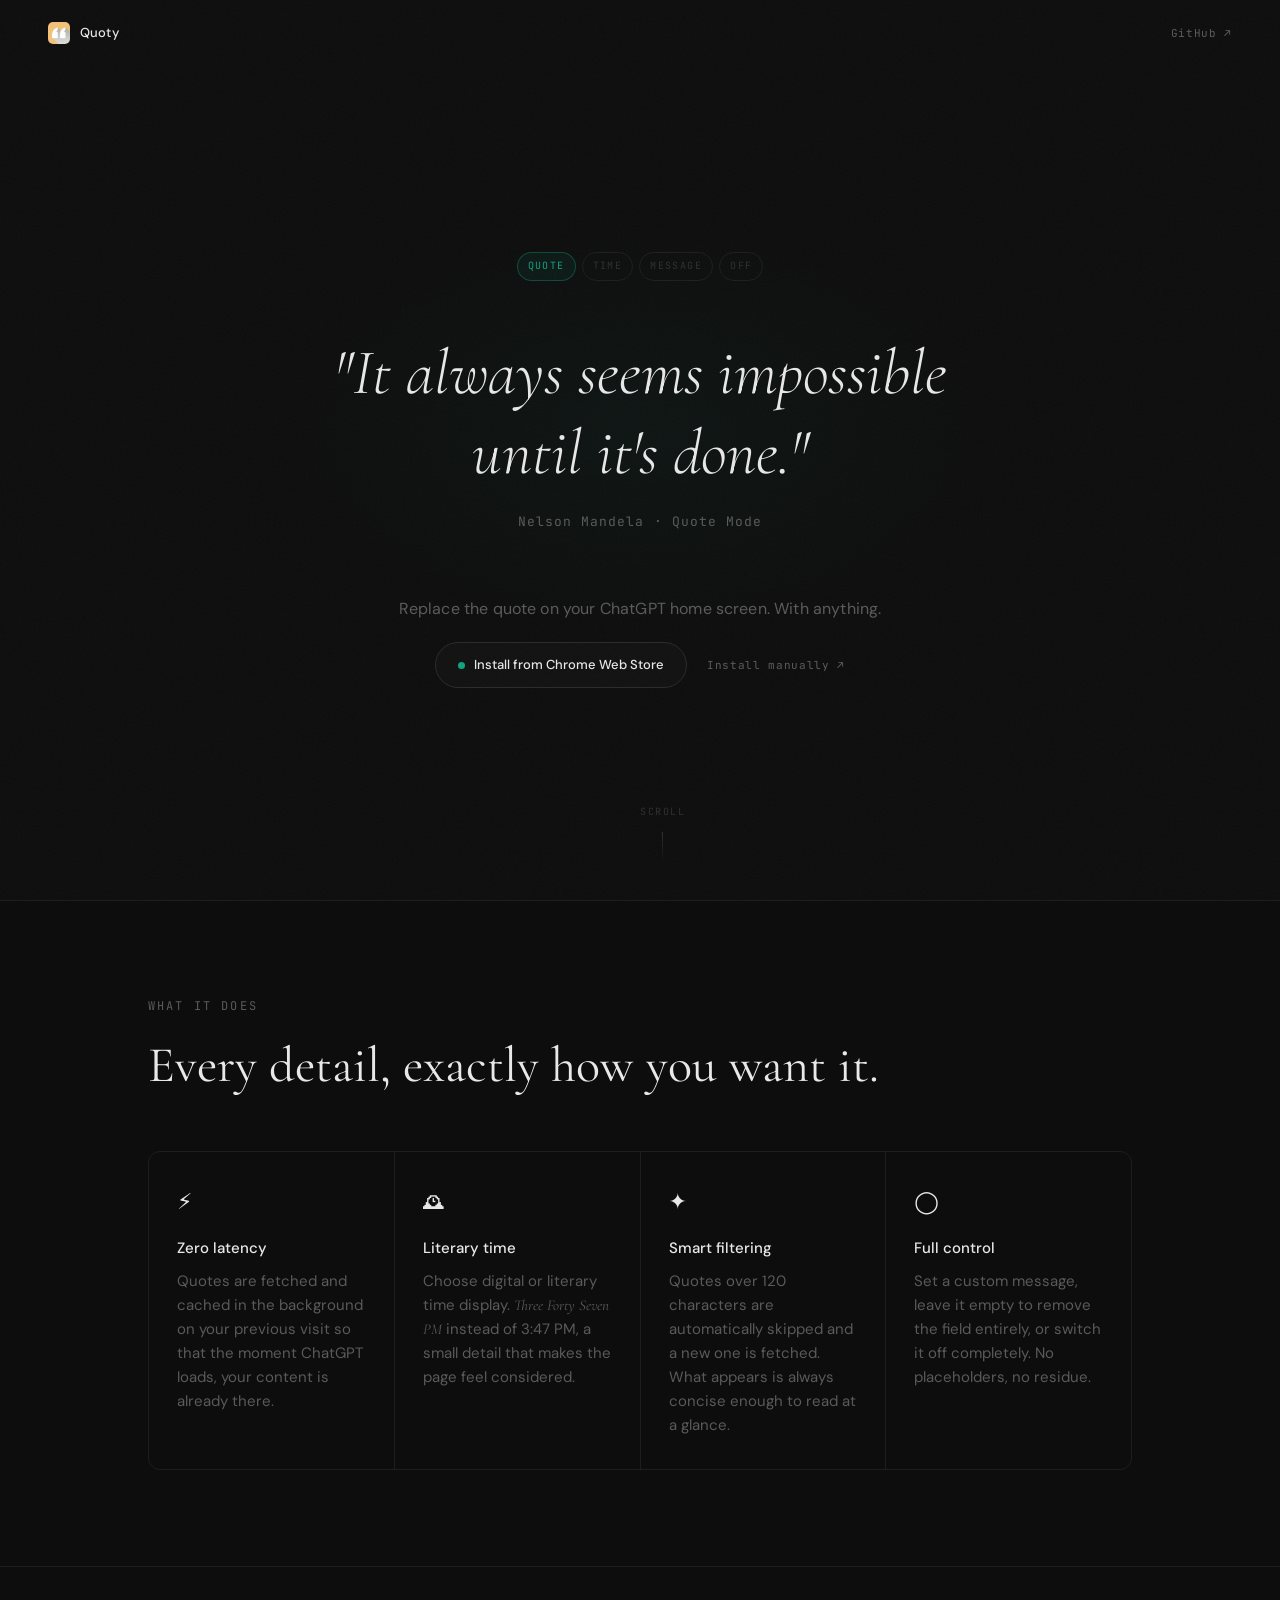
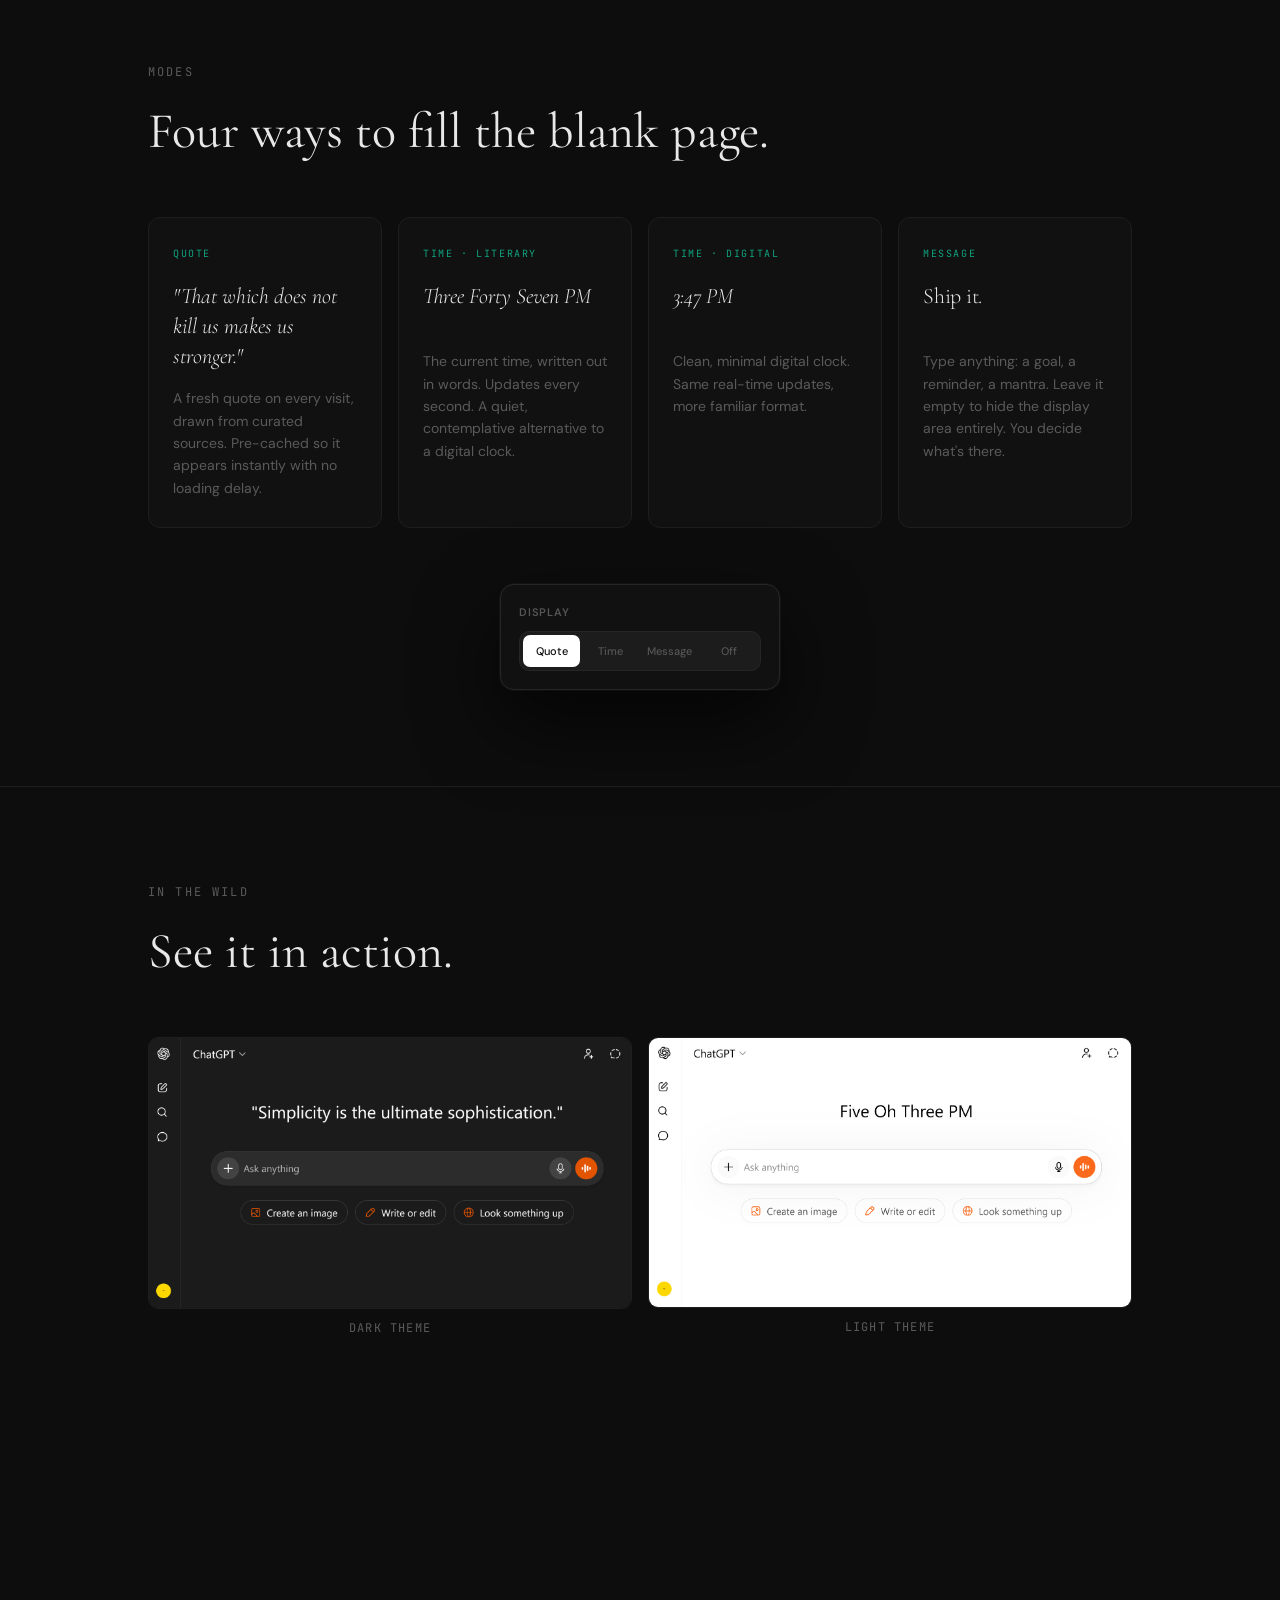
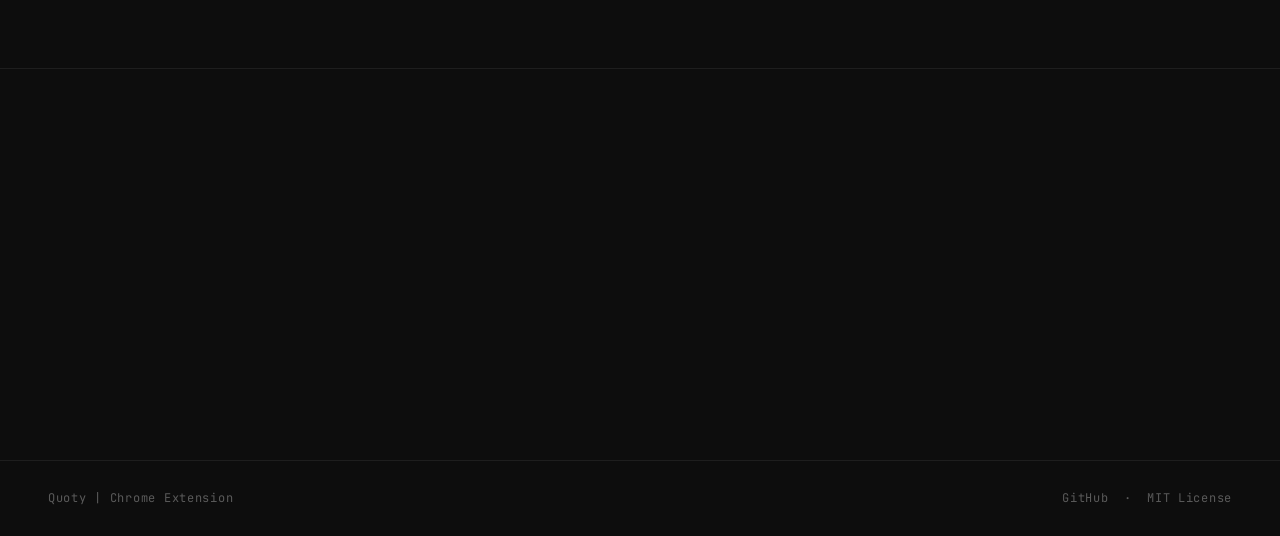
<file: index.html>
<!DOCTYPE html>
<html lang="en">
<head>
  <meta charset="UTF-8" />
  <meta name="viewport" content="width=device-width, initial-scale=1.0" />
  <meta name="description" content="Replace the quote on your ChatGPT home screen with a fresh quote, the current time, or your own message." />
  <title>Quoty | Chrome Extension</title>
  <link rel="icon" href="images/128.png" />
  <link rel="preconnect" href="https://fonts.googleapis.com" />
  <link rel="preconnect" href="https://fonts.gstatic.com" crossorigin />
  <link href="https://fonts.googleapis.com/css2?family=Cormorant+Garamond:ital,wght@0,300;0,400;1,300;1,400&family=DM+Sans:opsz,wght@9..40,400;9..40,500&family=JetBrains+Mono:wght@400&display=swap" rel="stylesheet" />
  <style>
    :root {
      --bg:        #0d0d0d;
      --surface:   #111111;
      --raised:    #171717;
      --border:    #1e1e1e;
      --border-2:  #2a2a2a;
      --text:      #e8e8e8;
      --text-2:    #5a5a5a;
      --text-3:    #2e2e2e;
      --accent:    #10a37f;
      --accent-bg: rgba(16, 163, 127, 0.08);
      --serif:     'Cormorant Garamond', Georgia, serif;
      --sans:      'DM Sans', system-ui, sans-serif;
      --mono:      'JetBrains Mono', monospace;
    }

    *, *::before, *::after { box-sizing: border-box; margin: 0; padding: 0; }
    html { scroll-behavior: smooth; }

    body {
      background: var(--bg);
      color: var(--text);
      font-family: var(--sans);
      font-size: 17px;
      line-height: 1.65;
      -webkit-font-smoothing: antialiased;
      overflow-x: hidden;
    }

    /* Grain */
    body::after {
      content: '';
      position: fixed;
      inset: 0;
      pointer-events: none;
      z-index: 9999;
      opacity: 0.04;
      background-image: url("data:image/svg+xml,%3Csvg xmlns='http://www.w3.org/2000/svg' width='300' height='300'%3E%3Cfilter id='n'%3E%3CfeTurbulence type='fractalNoise' baseFrequency='0.75' numOctaves='4' stitchTiles='stitch'/%3E%3C/filter%3E%3Crect width='300' height='300' filter='url(%23n)'/%3E%3C/svg%3E");
      background-size: 300px 300px;
    }

    /* ── Nav ─────────────────────────────────────────────────────────────── */
    nav {
      position: fixed;
      top: 0; left: 0; right: 0;
      z-index: 100;
      display: flex;
      align-items: center;
      justify-content: space-between;
      padding: 22px 48px;
    }

    .nav-logo {
      display: flex;
      align-items: center;
      gap: 10px;
      text-decoration: none;
      color: var(--text);
    }

    .nav-logo img {
      width: 22px;
      height: 22px;
      border-radius: 5px;
    }

    .nav-logo-name {
      font-family: var(--sans);
      font-size: 13px;
      font-weight: 500;
      letter-spacing: 0.01em;
    }

    .nav-gh {
      font-family: var(--mono);
      font-size: 11px;
      color: var(--text-2);
      text-decoration: none;
      letter-spacing: 0.06em;
      transition: color 0.2s;
    }
    .nav-gh:hover { color: var(--text); }

    /* ── Hero ────────────────────────────────────────────────────────────── */
    .hero {
      min-height: 100vh;
      display: flex;
      flex-direction: column;
      align-items: center;
      justify-content: center;
      padding: 120px 24px 80px;
      position: relative;
    }

    /* Subtle radial glow behind text */
    .hero::before {
      content: '';
      position: absolute;
      top: 50%; left: 50%;
      transform: translate(-50%, -55%);
      width: 700px;
      height: 400px;
      background: radial-gradient(ellipse at center, rgba(16,163,127,0.05) 0%, transparent 70%);
      pointer-events: none;
    }

    /* Mode pill row */
    .mode-pills {
      display: flex;
      gap: 6px;
      margin-bottom: 52px;
      opacity: 0;
      animation: fadeUp 0.6s 0.1s ease forwards;
    }

    .mode-pill {
      font-family: var(--mono);
      font-size: 10px;
      letter-spacing: 0.14em;
      text-transform: uppercase;
      color: var(--text-3);
      padding: 5px 10px;
      border: 1px solid var(--border);
      border-radius: 100px;
      transition: color 0.4s, border-color 0.4s, background 0.4s;
    }

    .mode-pill.active {
      color: var(--accent);
      border-color: rgba(16, 163, 127, 0.35);
      background: var(--accent-bg);
    }

    /* Main display */
    .hero-display {
      text-align: center;
      max-width: 720px;
      width: 100%;
      min-height: 120px;
      display: flex;
      flex-direction: column;
      align-items: center;
      justify-content: center;
      opacity: 0;
      animation: fadeUp 0.7s 0.25s ease forwards;
    }

    .hero-text {
      font-family: var(--serif);
      font-style: italic;
      font-weight: 300;
      font-size: clamp(36px, 5.5vw, 64px);
      line-height: 1.25;
      color: var(--text);
      transition: opacity 0.45s ease;
    }

    .hero-sub {
      font-family: var(--mono);
      font-size: 13px;
      letter-spacing: 0.08em;
      color: var(--text-2);
      margin-top: 18px;
      transition: opacity 0.45s ease;
    }

    /* Tagline + CTA */
    .hero-footer {
      margin-top: 64px;
      display: flex;
      flex-direction: column;
      align-items: center;
      gap: 20px;
      opacity: 0;
      animation: fadeUp 0.7s 0.45s ease forwards;
    }

    .hero-tagline {
      font-size: 16px;
      color: var(--text-2);
      letter-spacing: 0.01em;
    }

    .cta-btn {
      display: inline-flex;
      align-items: center;
      gap: 9px;
      background: var(--surface);
      border: 1px solid var(--border-2);
      color: var(--text);
      font-family: var(--sans);
      font-size: 13px;
      font-weight: 500;
      padding: 11px 22px;
      border-radius: 100px;
      cursor: default;
      transition: border-color 0.2s, background 0.2s;
      text-decoration: none;
    }

    .cta-btn:hover {
      border-color: #3a3a3a;
      background: var(--raised);
    }

    .cta-dot {
      width: 7px;
      height: 7px;
      border-radius: 50%;
      background: var(--accent);
      animation: pulse 2.4s ease-in-out infinite;
    }

    .cta-gh {
      font-family: var(--mono);
      font-size: 11px;
      color: var(--text-2);
      text-decoration: none;
      letter-spacing: 0.06em;
      transition: color 0.2s;
    }
    .cta-gh:hover { color: var(--text); }

    /* Scroll hint */
    .hero-cta-row {
      display: flex;
      align-items: center;
      gap: 20px;
      flex-wrap: wrap;
      justify-content: center;
    }

    .scroll-hint {
      position: absolute;
      bottom: 36px;
      left: 50%;
      transform: translateX(-50%);
      font-family: var(--mono);
      font-size: 10px;
      letter-spacing: 0.16em;
      color: var(--text-3);
      text-transform: uppercase;
      display: flex;
      flex-direction: column;
      align-items: center;
      text-align: center;
      gap: 12px;
      white-space: nowrap;
      opacity: 0;
      animation: fadeUp 0.6s 0.9s ease forwards;
    }

    .scroll-line {
      width: 1px;
      height: 32px;
      background: linear-gradient(to bottom, var(--text-3), transparent);
      animation: scrollPulse 2s ease-in-out infinite;
    }

    /* ── Divider ─────────────────────────────────────────────────────────── */
    .divider {
      width: 100%;
      height: 1px;
      background: var(--border);
    }

    /* ── Section base ────────────────────────────────────────────────────── */
    section {
      max-width: 1080px;
      margin: 0 auto;
      padding: 96px 48px;
    }

    .section-label {
      font-family: var(--mono);
      font-size: 12px;
      letter-spacing: 0.18em;
      text-transform: uppercase;
      color: var(--text-2);
      margin-bottom: 18px;
    }

    .section-title {
      font-family: var(--serif);
      font-size: clamp(32px, 4vw, 50px);
      font-weight: 400;
      line-height: 1.2;
      color: var(--text);
      margin-bottom: 56px;
    }

    /* ── Features ────────────────────────────────────────────────────────── */
    .features-grid {
      display: grid;
      grid-template-columns: repeat(auto-fit, minmax(220px, 1fr));
      gap: 1px;
      background: var(--border);
      border: 1px solid var(--border);
      border-radius: 12px;
      overflow: hidden;
    }

    .feature {
      background: var(--bg);
      padding: 32px 28px;
      transition: background 0.2s;
    }

    .feature:hover { background: var(--surface); }

    .feature-icon {
      font-size: 22px;
      margin-bottom: 16px;
      display: block;
      filter: grayscale(0.3);
    }

    .feature-title {
      font-family: var(--sans);
      font-size: 15px;
      font-weight: 500;
      color: var(--text);
      margin-bottom: 8px;
    }

    .feature-desc {
      font-size: 15px;
      color: var(--text-2);
      line-height: 1.6;
    }

    /* ── Modes showcase ──────────────────────────────────────────────────── */
    .modes-grid {
      display: grid;
      grid-template-columns: repeat(auto-fit, minmax(200px, 1fr));
      gap: 16px;
    }

    .mode-card {
      background: var(--surface);
      border: 1px solid var(--border);
      border-radius: 12px;
      padding: 28px 24px;
      transition: border-color 0.2s;
    }

    .mode-card:hover { border-color: var(--border-2); }

    .mode-card-tag {
      font-family: var(--mono);
      font-size: 10px;
      letter-spacing: 0.16em;
      text-transform: uppercase;
      color: var(--accent);
      margin-bottom: 20px;
    }

    .mode-card-preview {
      font-family: var(--serif);
      font-style: italic;
      font-size: 22px;
      font-weight: 300;
      line-height: 1.35;
      color: var(--text);
      margin-bottom: 16px;
      min-height: 52px;
    }

    .mode-card-desc {
      font-size: 14px;
      color: var(--text-2);
      line-height: 1.6;
    }

    /* ── Popup preview ───────────────────────────────────────────────────── */
    .popup-preview-wrap {
      display: flex;
      justify-content: center;
      margin-top: 56px;
    }

    .popup-mock {
      background: #111;
      border: 1px solid #262626;
      border-radius: 14px;
      padding: 18px;
      width: 280px;
      box-shadow: 0 0 0 1px rgba(255,255,255,0.03), 0 32px 80px rgba(0,0,0,0.7);
    }

    .popup-mock-label {
      font-family: var(--sans);
      font-size: 11px;
      font-weight: 600;
      color: #555;
      text-transform: uppercase;
      letter-spacing: 0.07em;
      margin-bottom: 10px;
    }

    .popup-mock-tabs {
      display: flex;
      background: #1c1c1c;
      border: 1px solid #262626;
      border-radius: 10px;
      padding: 3px;
      gap: 2px;
    }

    .popup-mock-tab {
      flex: 1;
      text-align: center;
      padding: 7px 4px;
      font-size: 11px;
      font-weight: 500;
      color: #555;
      border-radius: 7px;
    }

    .popup-mock-tab.active {
      background: #fff;
      color: #111;
    }

    /* ── CTA section ─────────────────────────────────────────────────────── */
    .cta-section {
      text-align: center;
    }

    .cta-section .section-title {
      margin-bottom: 28px;
    }

    .cta-group {
      display: flex;
      gap: 12px;
      justify-content: center;
      flex-wrap: wrap;
    }

    .cta-primary {
      display: inline-flex;
      align-items: center;
      gap: 10px;
      background: var(--surface);
      border: 1px solid var(--border-2);
      color: var(--text);
      font-family: var(--sans);
      font-size: 15px;
      font-weight: 500;
      padding: 12px 24px;
      border-radius: 100px;
      text-decoration: none;
      transition: border-color 0.2s, background 0.2s;
    }

    .cta-primary:hover {
      background: var(--raised);
      border-color: #3a3a3a;
    }

    .cta-secondary {
      display: inline-flex;
      align-items: center;
      gap: 8px;
      background: transparent;
      border: 1px solid var(--border);
      color: var(--text-2);
      font-family: var(--mono);
      font-size: 11px;
      letter-spacing: 0.06em;
      padding: 12px 22px;
      border-radius: 100px;
      text-decoration: none;
      transition: color 0.2s, border-color 0.2s;
    }

    .cta-secondary:hover {
      color: var(--text);
      border-color: var(--border-2);
    }

    .soon-badge {
      display: inline-flex;
      align-items: center;
      gap: 8px;
      font-family: var(--mono);
      font-size: 12px;
      letter-spacing: 0.12em;
      text-transform: uppercase;
      color: var(--accent);
      background: var(--accent-bg);
      border: 1px solid rgba(16,163,127,0.2);
      border-radius: 100px;
      padding: 6px 14px;
      margin-bottom: 32px;
    }

    /* ── Footer ──────────────────────────────────────────────────────────── */
    footer {
      border-top: 1px solid var(--border);
      padding: 28px 48px;
      display: flex;
      align-items: center;
      justify-content: space-between;
      font-family: var(--mono);
      font-size: 12px;
      letter-spacing: 0.06em;
      color: var(--text-2);
    }

    footer a {
      color: var(--text-2);
      text-decoration: none;
      transition: color 0.2s;
    }

    footer a:hover { color: var(--text); }

    /* ── Screenshots ─────────────────────────────────────────────────────── */
    .screenshots {
      display: grid;
      grid-template-columns: 1fr 1fr;
      gap: 16px;
      margin-bottom: 16px;
    }

    .screenshot-figure {
      display: flex;
      flex-direction: column;
      gap: 10px;
    }

    .screenshot {
      width: 100%;
      border-radius: 10px;
      border: 1px solid var(--border);
      display: block;
    }

    .screenshot-figure figcaption {
      font-family: var(--mono);
      font-size: 12px;
      letter-spacing: 0.1em;
      color: var(--text-2);
      text-align: center;
      text-transform: uppercase;
    }

    .plugin-preview {
      display: flex;
      justify-content: center;
      margin-top: 32px;
    }

    .plugin-img {
      max-width: 320px;
      width: 100%;
      border-radius: 14px;
      border: 1px solid var(--border);
      box-shadow: 0 24px 64px rgba(0,0,0,0.6);
    }

    @media (max-width: 560px) {
      .screenshots { grid-template-columns: 1fr; }
    }

    /* ── Animations ──────────────────────────────────────────────────────── */
    @keyframes fadeUp {
      from { opacity: 0; transform: translateY(14px); }
      to   { opacity: 1; transform: translateY(0); }
    }

    @keyframes pulse {
      0%, 100% { opacity: 1; transform: scale(1); }
      50%       { opacity: 0.5; transform: scale(0.75); }
    }

    @keyframes scrollPulse {
      0%, 100% { opacity: 0.3; transform: scaleY(1); }
      50%       { opacity: 0.7; transform: scaleY(1.1); }
    }

    .reveal {
      opacity: 0;
      transform: translateY(20px);
      transition: opacity 0.6s ease, transform 0.6s ease;
    }
    .reveal.visible {
      opacity: 1;
      transform: none;
    }

    /* ── Responsive ──────────────────────────────────────────────────────── */
    @media (max-width: 640px) {
      nav { padding: 18px 24px; }
      section { padding: 72px 24px; }
      footer { flex-direction: column; gap: 12px; text-align: center; padding: 24px; }
      .hero { padding: 100px 24px 72px; }
    }
  </style>
</head>
<body>

  <!-- Nav -->
  <nav>
    <a class="nav-logo" href="#">
      <img src="images/128.png" alt="icon" />
      <span class="nav-logo-name">Quoty</span>
    </a>
    <a class="nav-gh" href="https://github.com/Arihant25/quoty" target="_blank" rel="noopener">GitHub ↗</a>
  </nav>

  <!-- Hero -->
  <div class="hero">
    <div class="hero::before"></div>

    <div class="mode-pills">
      <div class="mode-pill active" data-mode="quote">Quote</div>
      <div class="mode-pill" data-mode="time">Time</div>
      <div class="mode-pill" data-mode="message">Message</div>
      <div class="mode-pill" data-mode="off">Off</div>
    </div>

    <div class="hero-display">
      <p class="hero-text" id="heroText">"It always seems impossible until it's done."</p>
      <p class="hero-sub" id="heroSub">Nelson Mandela · Quote Mode</p>
    </div>

    <div class="hero-footer">
      <p class="hero-tagline">Replace the quote on your ChatGPT home screen. With anything.</p>
      <div class="hero-cta-row">
        <a class="cta-btn" href="https://chromewebstore.google.com/detail/quoty/napjbhgffnpcdaebebhnoiffjgeegbed" target="_blank" rel="noopener">
          <span class="cta-dot"></span>
          Install from Chrome Web Store
        </a>
        <a class="cta-gh" href="https://github.com/Arihant25/quoty#installation" target="_blank" rel="noopener">Install manually ↗</a>
      </div>
    </div>

    <div class="scroll-hint">
      <span>Scroll</span>
      <div class="scroll-line"></div>
    </div>
  </div>

  <div class="divider"></div>

  <!-- Features -->
  <section>
    <div class="section-label reveal">What it does</div>
    <h2 class="section-title reveal">Every detail, exactly how you want it.</h2>

    <div class="features-grid reveal">
      <div class="feature">
        <span class="feature-icon">⚡</span>
        <div class="feature-title">Zero latency</div>
        <div class="feature-desc">Quotes are fetched and cached in the background on your previous visit so that the moment ChatGPT loads, your content is already there.</div>
      </div>
      <div class="feature">
        <span class="feature-icon">🕰</span>
        <div class="feature-title">Literary time</div>
        <div class="feature-desc">Choose digital or literary time display. <em style="font-family:var(--serif);font-style:italic">Three Forty Seven PM</em> instead of 3:47 PM, a small detail that makes the page feel considered.</div>
      </div>
      <div class="feature">
        <span class="feature-icon">✦</span>
        <div class="feature-title">Smart filtering</div>
        <div class="feature-desc">Quotes over 120 characters are automatically skipped and a new one is fetched. What appears is always concise enough to read at a glance.</div>
      </div>
      <div class="feature">
        <span class="feature-icon">◯</span>
        <div class="feature-title">Full control</div>
        <div class="feature-desc">Set a custom message, leave it empty to remove the field entirely, or switch it off completely. No placeholders, no residue.</div>
      </div>
    </div>
  </section>

  <div class="divider"></div>

  <!-- Modes -->
  <section>
    <div class="section-label reveal">Modes</div>
    <h2 class="section-title reveal">Four ways to fill the blank page.</h2>

    <div class="modes-grid">
      <div class="mode-card reveal">
        <div class="mode-card-tag">Quote</div>
        <div class="mode-card-preview">"That which does not kill us makes us stronger."</div>
        <div class="mode-card-desc">A fresh quote on every visit, drawn from curated sources. Pre-cached so it appears instantly with no loading delay.</div>
      </div>
      <div class="mode-card reveal" style="transition-delay:0.08s">
        <div class="mode-card-tag">Time · Literary</div>
        <div class="mode-card-preview" style="font-family:var(--serif);font-style:italic">Three Forty Seven PM</div>
        <div class="mode-card-desc">The current time, written out in words. Updates every second. A quiet, contemplative alternative to a digital clock.</div>
      </div>
      <div class="mode-card reveal" style="transition-delay:0.14s">
        <div class="mode-card-tag">Time · Digital</div>
        <div class="mode-card-preview">3:47 PM</div>
        <div class="mode-card-desc">Clean, minimal digital clock. Same real-time updates, more familiar format.</div>
      </div>
      <div class="mode-card reveal" style="transition-delay:0.2s">
        <div class="mode-card-tag">Message</div>
        <div class="mode-card-preview" style="font-style:normal;letter-spacing:-0.01em">Ship it.</div>
        <div class="mode-card-desc">Type anything: a goal, a reminder, a mantra. Leave it empty to hide the display area entirely. You decide what's there.</div>
      </div>
    </div>

    <!-- Popup mockup -->
    <div class="popup-preview-wrap reveal">
      <div class="popup-mock">
        <div class="popup-mock-label">Display</div>
        <div class="popup-mock-tabs">
          <div class="popup-mock-tab active">Quote</div>
          <div class="popup-mock-tab">Time</div>
          <div class="popup-mock-tab">Message</div>
          <div class="popup-mock-tab">Off</div>
        </div>
      </div>
    </div>
  </section>

  <div class="divider"></div>

  <!-- Screenshots -->
  <section>
    <div class="section-label reveal">In the wild</div>
    <h2 class="section-title reveal">See it in action.</h2>
    <div class="screenshots reveal">
      <figure class="screenshot-figure">
        <img src="images/darkdemo.png" alt="Dark mode demo" class="screenshot" />
        <figcaption>Dark theme</figcaption>
      </figure>
      <figure class="screenshot-figure">
        <img src="images/lightdemo.png" alt="Light mode demo" class="screenshot" />
        <figcaption>Light theme</figcaption>
      </figure>
    </div>
    <div class="plugin-preview reveal">
      <img src="images/plugin.png" alt="Extension popup" class="plugin-img" />
    </div>
  </section>

  <div class="divider"></div>

  <!-- CTA -->
  <section class="cta-section">
    <h2 class="section-title reveal">Open ChatGPT.<br>See something worth reading.</h2>
    <div class="cta-group reveal">
      <a class="cta-primary" href="https://chromewebstore.google.com/detail/quoty/napjbhgffnpcdaebebhnoiffjgeegbed" target="_blank" rel="noopener">
        Install from Chrome Web Store
      </a>
      <a class="cta-secondary" href="https://github.com/Arihant25/quoty" target="_blank" rel="noopener">
        View on GitHub ↗
      </a>
    </div>
  </section>

  <!-- Footer -->
  <footer>
    <span>Quoty | Chrome Extension</span>
    <span>
      <a href="https://github.com/Arihant25/quoty" target="_blank" rel="noopener">GitHub</a>
      &nbsp;·&nbsp;
      MIT License
    </span>
  </footer>

  <script>
    // ── Cycling hero demo ───────────────────────────────────────────────────
    const STATES = [
      { mode: 'quote',   text: '"It always seems impossible until it\'s done."',  sub: 'Nelson Mandela · Quote Mode' },
      { mode: 'time',    text: 'Three Forty Seven PM',                            sub: 'Literary Time Mode' },
      { mode: 'message', text: 'Ship it.',                                        sub: 'Custom Message Mode' },
      { mode: 'time',    text: '3:47 PM',                                         sub: 'Digital Time Mode' },
    ];

    const textEl  = document.getElementById('heroText');
    const subEl   = document.getElementById('heroSub');
    const pills   = document.querySelectorAll('.mode-pill');

    let idx = 0;

    function activatePill(mode) {
      pills.forEach(p => p.classList.toggle('active', p.dataset.mode === mode));
    }

    function transition(to) {
      textEl.style.opacity = '0';
      subEl.style.opacity  = '0';

      setTimeout(() => {
        textEl.textContent = to.text;
        subEl.textContent  = to.sub;
        activatePill(to.mode);
        textEl.style.opacity = '1';
        subEl.style.opacity  = '1';
      }, 480);
    }

    // Start cycle after initial display
    setTimeout(() => {
      setInterval(() => {
        idx = (idx + 1) % STATES.length;
        transition(STATES[idx]);
      }, 3800);
    }, 2600);

    // ── Scroll reveal ───────────────────────────────────────────────────────
    const observer = new IntersectionObserver(entries => {
      entries.forEach(e => {
        if (e.isIntersecting) {
          e.target.classList.add('visible');
          observer.unobserve(e.target);
        }
      });
    }, { threshold: 0.12 });

    document.querySelectorAll('.reveal').forEach(el => observer.observe(el));
  </script>
</body>
</html>
</file>
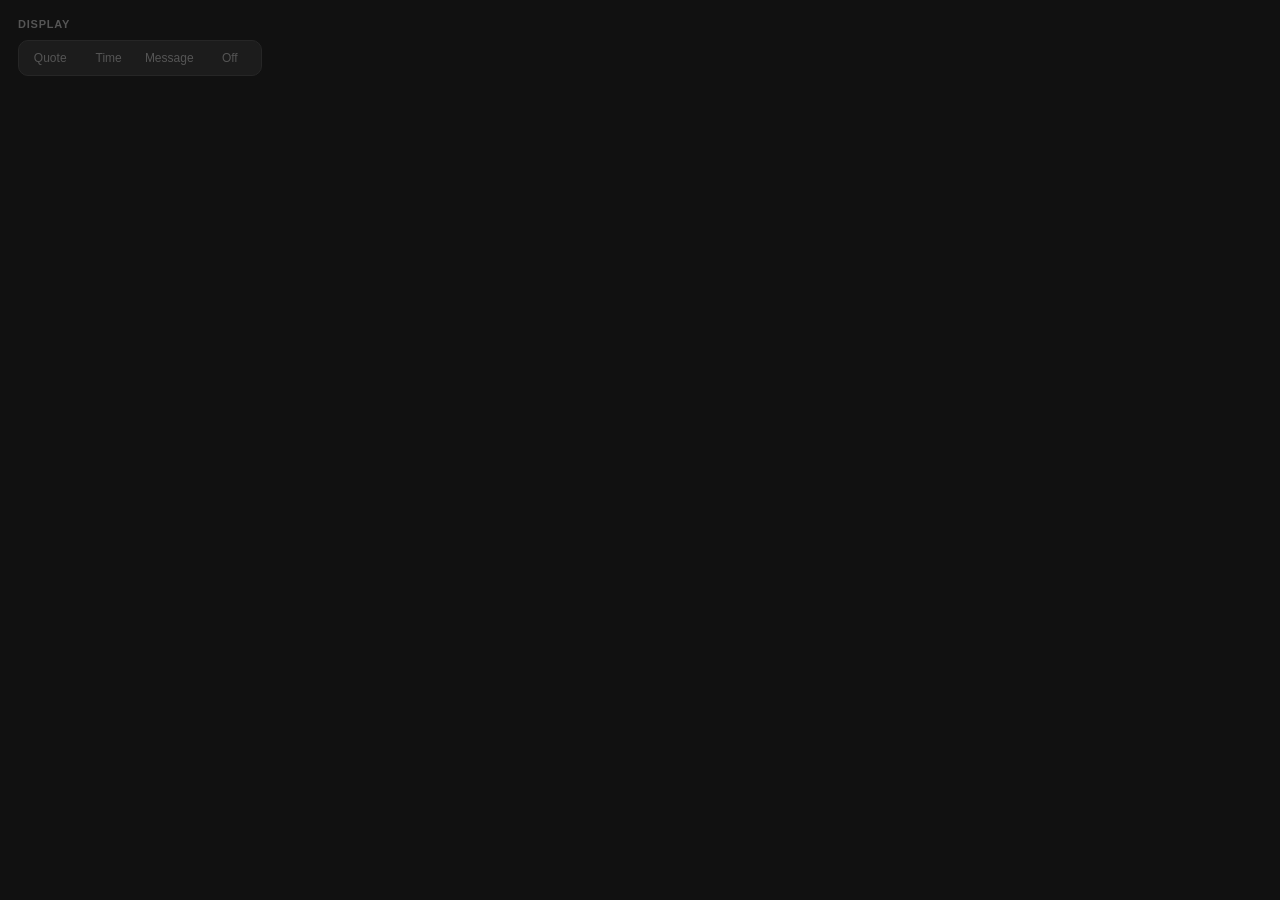
<file: popup.html>
<!DOCTYPE html>
<html lang="en">
<head>
  <meta charset="UTF-8" />
  <meta name="viewport" content="width=device-width, initial-scale=1.0" />
  <title>Display</title>
  <style>
    * { box-sizing: border-box; margin: 0; padding: 0; }

    body {
      font-family: -apple-system, BlinkMacSystemFont, "Segoe UI", sans-serif;
      background: #111;
      color: #e0e0e0;
      width: 280px;
      padding: 18px;
    }

    .label {
      font-size: 11px;
      font-weight: 600;
      color: #555;
      text-transform: uppercase;
      letter-spacing: 0.07em;
      margin-bottom: 10px;
    }

    .tabs {
      display: flex;
      background: #1c1c1c;
      border: 1px solid #262626;
      border-radius: 10px;
      padding: 3px;
      gap: 2px;
    }

    .tab {
      flex: 1;
      text-align: center;
      padding: 7px 6px;
      font-size: 12px;
      font-weight: 500;
      color: #555;
      border-radius: 7px;
      cursor: pointer;
      transition: background 0.12s, color 0.12s;
      user-select: none;
    }

    .tab:hover:not(.active) { color: #999; }

    .tab.active {
      background: #fff;
      color: #111;
    }

    /* Time style sub-option */
    #time-options {
      margin-top: 12px;
    }

    .sub-tabs {
      display: flex;
      background: #161616;
      border: 1px solid #1e1e1e;
      border-radius: 8px;
      padding: 3px;
      gap: 2px;
    }

    .sub-tab {
      flex: 1;
      text-align: center;
      padding: 6px;
      font-size: 11px;
      font-weight: 500;
      color: #555;
      border-radius: 5px;
      cursor: pointer;
      transition: background 0.12s, color 0.12s;
      user-select: none;
    }

    .sub-tab:hover:not(.active) { color: #888; }

    .sub-tab.active {
      background: #2a2a2a;
      color: #ccc;
    }

    /* Custom message section */
    .custom-section {
      margin-top: 12px;
    }

    .custom-section textarea {
      width: 100%;
      background: #1c1c1c;
      border: 1px solid #262626;
      border-radius: 8px;
      color: #e0e0e0;
      font-size: 13px;
      line-height: 1.5;
      padding: 10px 11px;
      outline: none;
      font-family: inherit;
      resize: none;
    }

    .custom-section textarea:focus { border-color: #3a3a3a; }
    .custom-section textarea::placeholder { color: #3a3a3a; }

    .status {
      margin-top: 12px;
      font-size: 11px;
      color: transparent;
      text-align: right;
      min-height: 14px;
      transition: color 0.2s;
    }

    .status.visible { color: #10a37f; }
  </style>
</head>
<body>
  <div class="label">Display</div>

  <div class="tabs">
    <div class="tab" data-mode="quote">Quote</div>
    <div class="tab" data-mode="time">Time</div>
    <div class="tab" data-mode="custom">Message</div>
    <div class="tab" data-mode="off">Off</div>
  </div>

  <div id="time-options" style="display:none">
    <div class="sub-tabs">
      <div class="sub-tab" data-style="digital">Digital</div>
      <div class="sub-tab" data-style="literary">Literary</div>
    </div>
  </div>

  <div class="custom-section" id="custom-section" style="display:none">
    <textarea id="custom-msg" rows="3" placeholder="Your message…"></textarea>
  </div>

  <div class="status" id="status">Saved</div>

  <script src="popup.js"></script>
</body>
</html>
</file>
